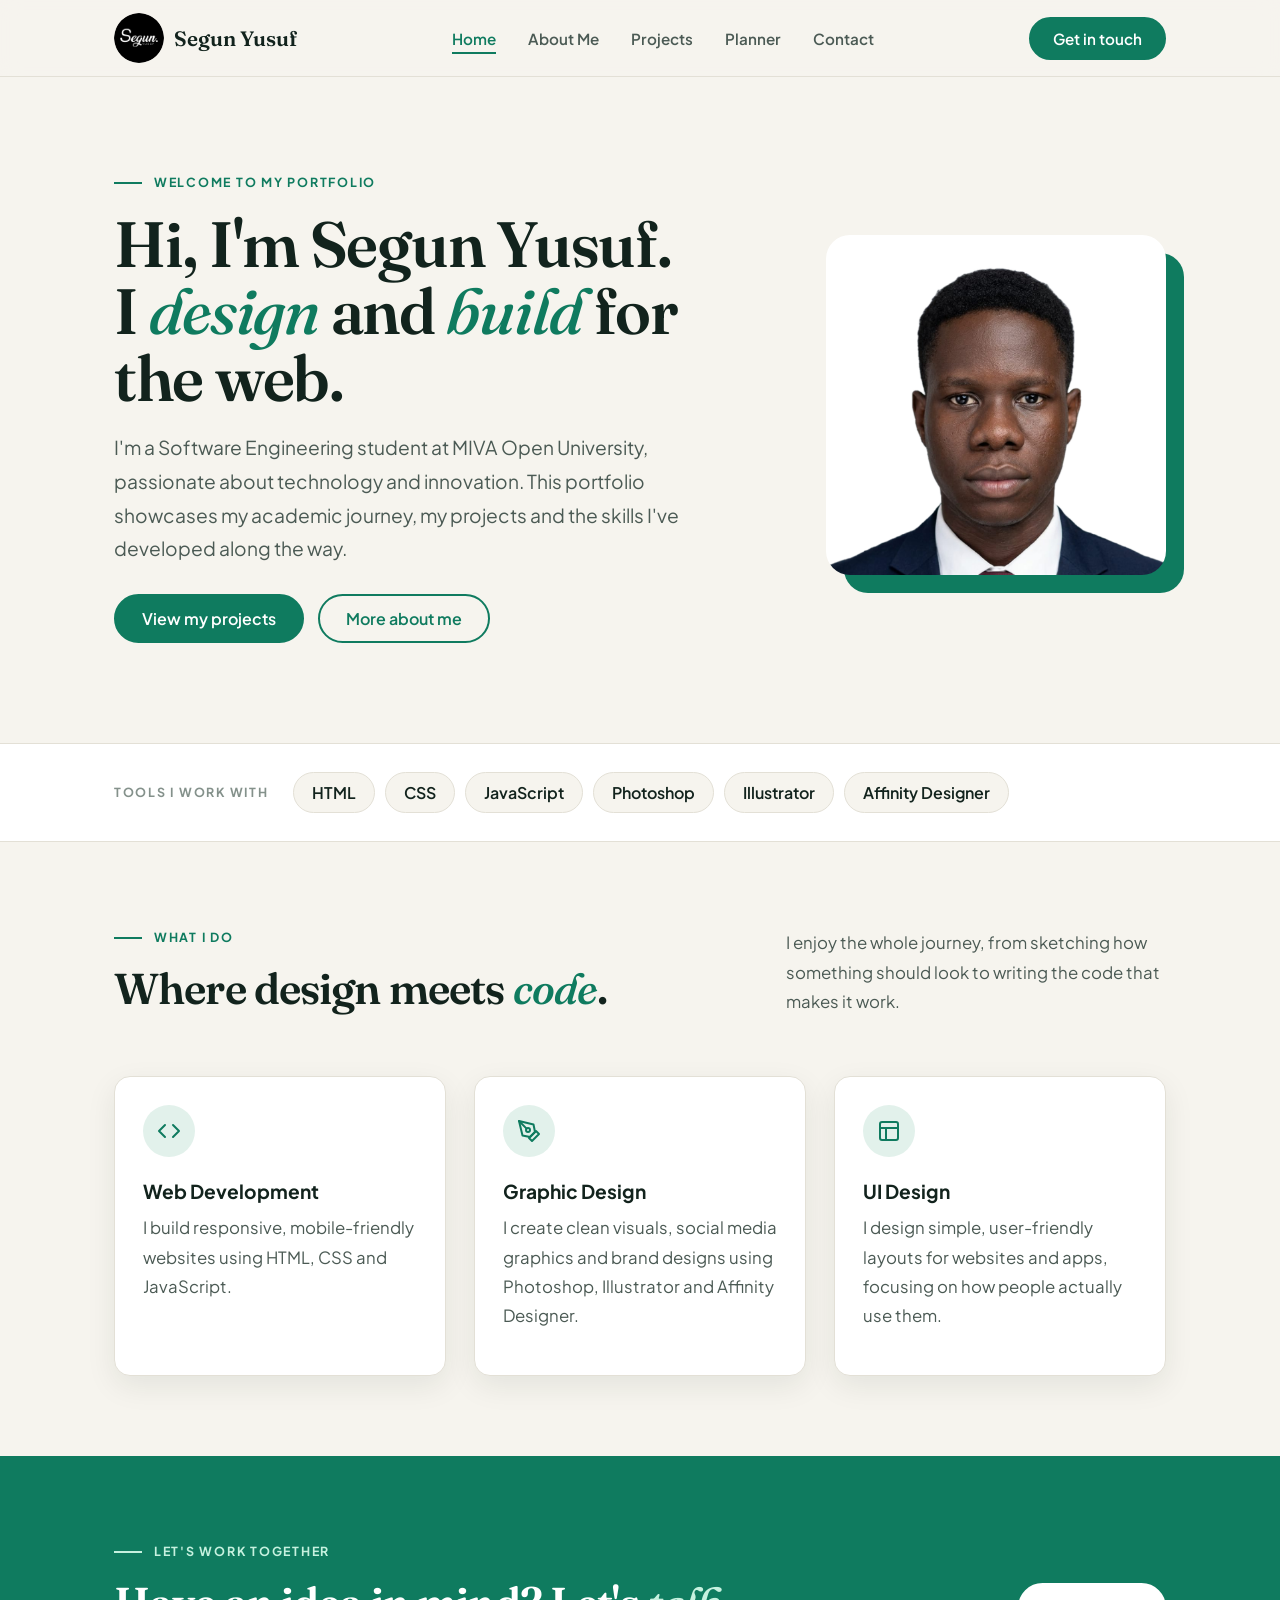
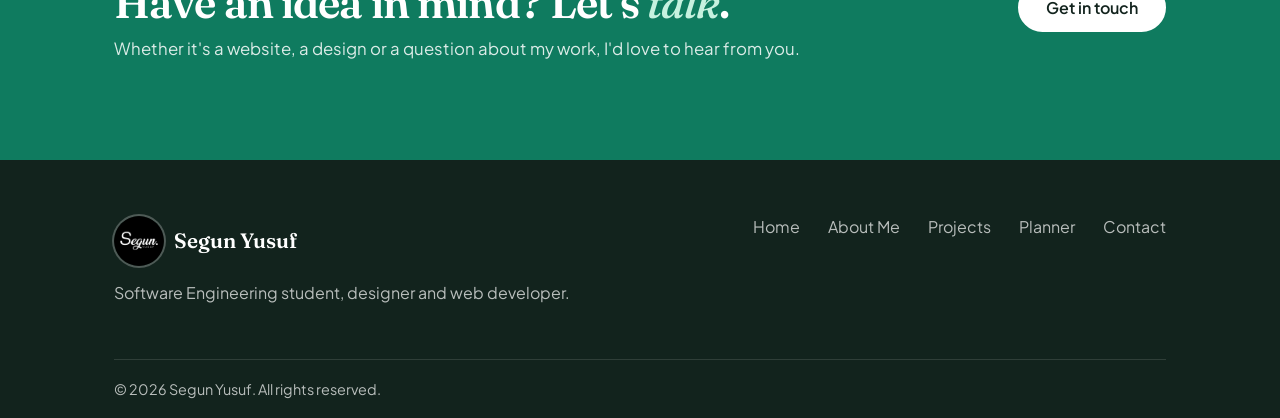
<file: index.html>
<!DOCTYPE html>
<html lang="en">

<head>
    <meta charset="UTF-8">
    <meta name="viewport" content="width=device-width, initial-scale=1.0">
    <title>Segun Yusuf | Student Portfolio</title>
    <link rel="icon" href="images/logo.png">
    <link rel="preconnect" href="https://fonts.googleapis.com">
    <link rel="preconnect" href="https://fonts.gstatic.com" crossorigin>
    <link href="https://fonts.googleapis.com/css2?family=Fraunces:ital,opsz,wght@0,9..144,500;0,9..144,600;1,9..144,500&family=Plus+Jakarta+Sans:wght@400;500;600;700;800&display=swap" rel="stylesheet">
    <link rel="stylesheet" href="style.css">
</head>

<body>
    <header class="site-header">
        <div class="container nav-bar">
            <a href="index.html" class="logo"><img src="images/logo.png" alt="" class="logo-mark">Segun Yusuf</a>
            <nav>
                <ul>
                    <li><a href="index.html" class="active">Home</a></li>
                    <li><a href="about.html">About Me</a></li>
                    <li><a href="projects.html">Projects</a></li>
                    <li><a href="planner.html">Planner</a></li>
                    <li><a href="contact.html">Contact</a></li>
                </ul>
            </nav>
            <a href="contact.html" class="btn nav-cta">Get in touch</a>
        </div>
    </header>

    <main>
        <section class="hero-section">
            <div class="container hero">
                <div class="hero-text">
                    <p class="eyebrow">Welcome to my portfolio</p>
                    <h1>Hi, I'm Segun Yusuf.<br> I <em>design</em> and <em>build</em> for the web.</h1>
                    <p class="lead">I'm a Software Engineering student at MIVA Open University, passionate about
                        technology and innovation. This portfolio showcases my academic journey, my projects and the
                        skills I've developed along the way.</p>
                    <div class="hero-buttons">
                        <a href="projects.html" class="btn">View my projects</a>
                        <a href="about.html" class="btn btn-outline">More about me</a>
                    </div>
                </div>
                <div class="hero-photo">
                    <img src="images/f3.png" alt="Portrait of Segun Yusuf">
                </div>
            </div>
        </section>

        <section class="tools-strip band-white">
            <div class="container">
                <span class="tools-label">Tools I work with</span>
                <ul class="pill-list">
                    <li>HTML</li>
                    <li>CSS</li>
                    <li>JavaScript</li>
                    <li>Photoshop</li>
                    <li>Illustrator</li>
                    <li>Affinity Designer</li>
                </ul>
            </div>
        </section>

        <section>
            <div class="container">
                <div class="section-intro">
                    <div>
                        <p class="eyebrow">What I do</p>
                        <h2>Where design meets <em>code</em>.</h2>
                    </div>
                    <p>I enjoy the whole journey, from sketching how something should look to writing the code that
                        makes it work.</p>
                </div>
                <div class="cards">
                    <div class="card">
                        <div class="card-icon">
                            <svg width="24" height="24" viewBox="0 0 24 24" fill="none" stroke="currentColor"
                                stroke-width="2" stroke-linecap="round" stroke-linejoin="round" aria-hidden="true">
                                <polyline points="16 18 22 12 16 6"></polyline>
                                <polyline points="8 6 2 12 8 18"></polyline>
                            </svg>
                        </div>
                        <h3>Web Development</h3>
                        <p>I build responsive, mobile-friendly websites using HTML, CSS and JavaScript.</p>
                    </div>
                    <div class="card">
                        <div class="card-icon">
                            <svg width="24" height="24" viewBox="0 0 24 24" fill="none" stroke="currentColor"
                                stroke-width="2" stroke-linecap="round" stroke-linejoin="round" aria-hidden="true">
                                <path d="M12 19l7-7 3 3-7 7-3-3z"></path>
                                <path d="M18 13l-1.5-7.5L2 2l3.5 14.5L13 18l5-5z"></path>
                                <path d="M2 2l7.586 7.586"></path>
                                <circle cx="11" cy="11" r="2"></circle>
                            </svg>
                        </div>
                        <h3>Graphic Design</h3>
                        <p>I create clean visuals, social media graphics and brand designs using Photoshop,
                            Illustrator and Affinity Designer.</p>
                    </div>
                    <div class="card">
                        <div class="card-icon">
                            <svg width="24" height="24" viewBox="0 0 24 24" fill="none" stroke="currentColor"
                                stroke-width="2" stroke-linecap="round" stroke-linejoin="round" aria-hidden="true">
                                <rect x="3" y="3" width="18" height="18" rx="2" ry="2"></rect>
                                <line x1="3" y1="9" x2="21" y2="9"></line>
                                <line x1="9" y1="21" x2="9" y2="9"></line>
                            </svg>
                        </div>
                        <h3>UI Design</h3>
                        <p>I design simple, user-friendly layouts for websites and apps, focusing on how people
                            actually use them.</p>
                    </div>
                </div>
            </div>
        </section>

        <section class="band-green">
            <div class="container cta">
                <div>
                    <p class="eyebrow">Let's work together</p>
                    <h2>Have an idea in mind? Let's <em>talk</em>.</h2>
                    <p>Whether it's a website, a design or a question about my work, I'd love to hear from you.</p>
                </div>
                <a href="contact.html" class="btn btn-light">Get in touch</a>
            </div>
        </section>
    </main>

    <footer class="site-footer">
        <div class="container footer-inner">
            <div>
                <a href="index.html" class="logo"><img src="images/logo.png" alt="" class="logo-mark">Segun Yusuf</a>
                <p>Software Engineering student, designer and web developer.</p>
            </div>
            <ul class="footer-links">
                <li><a href="index.html">Home</a></li>
                <li><a href="about.html">About Me</a></li>
                <li><a href="projects.html">Projects</a></li>
                <li><a href="planner.html">Planner</a></li>
                <li><a href="contact.html">Contact</a></li>
            </ul>
        </div>
        <div class="container footer-bottom">
            <p>&copy; 2026 Segun Yusuf. All rights reserved.</p>
        </div>
    </footer>
</body>

</html>
</file>
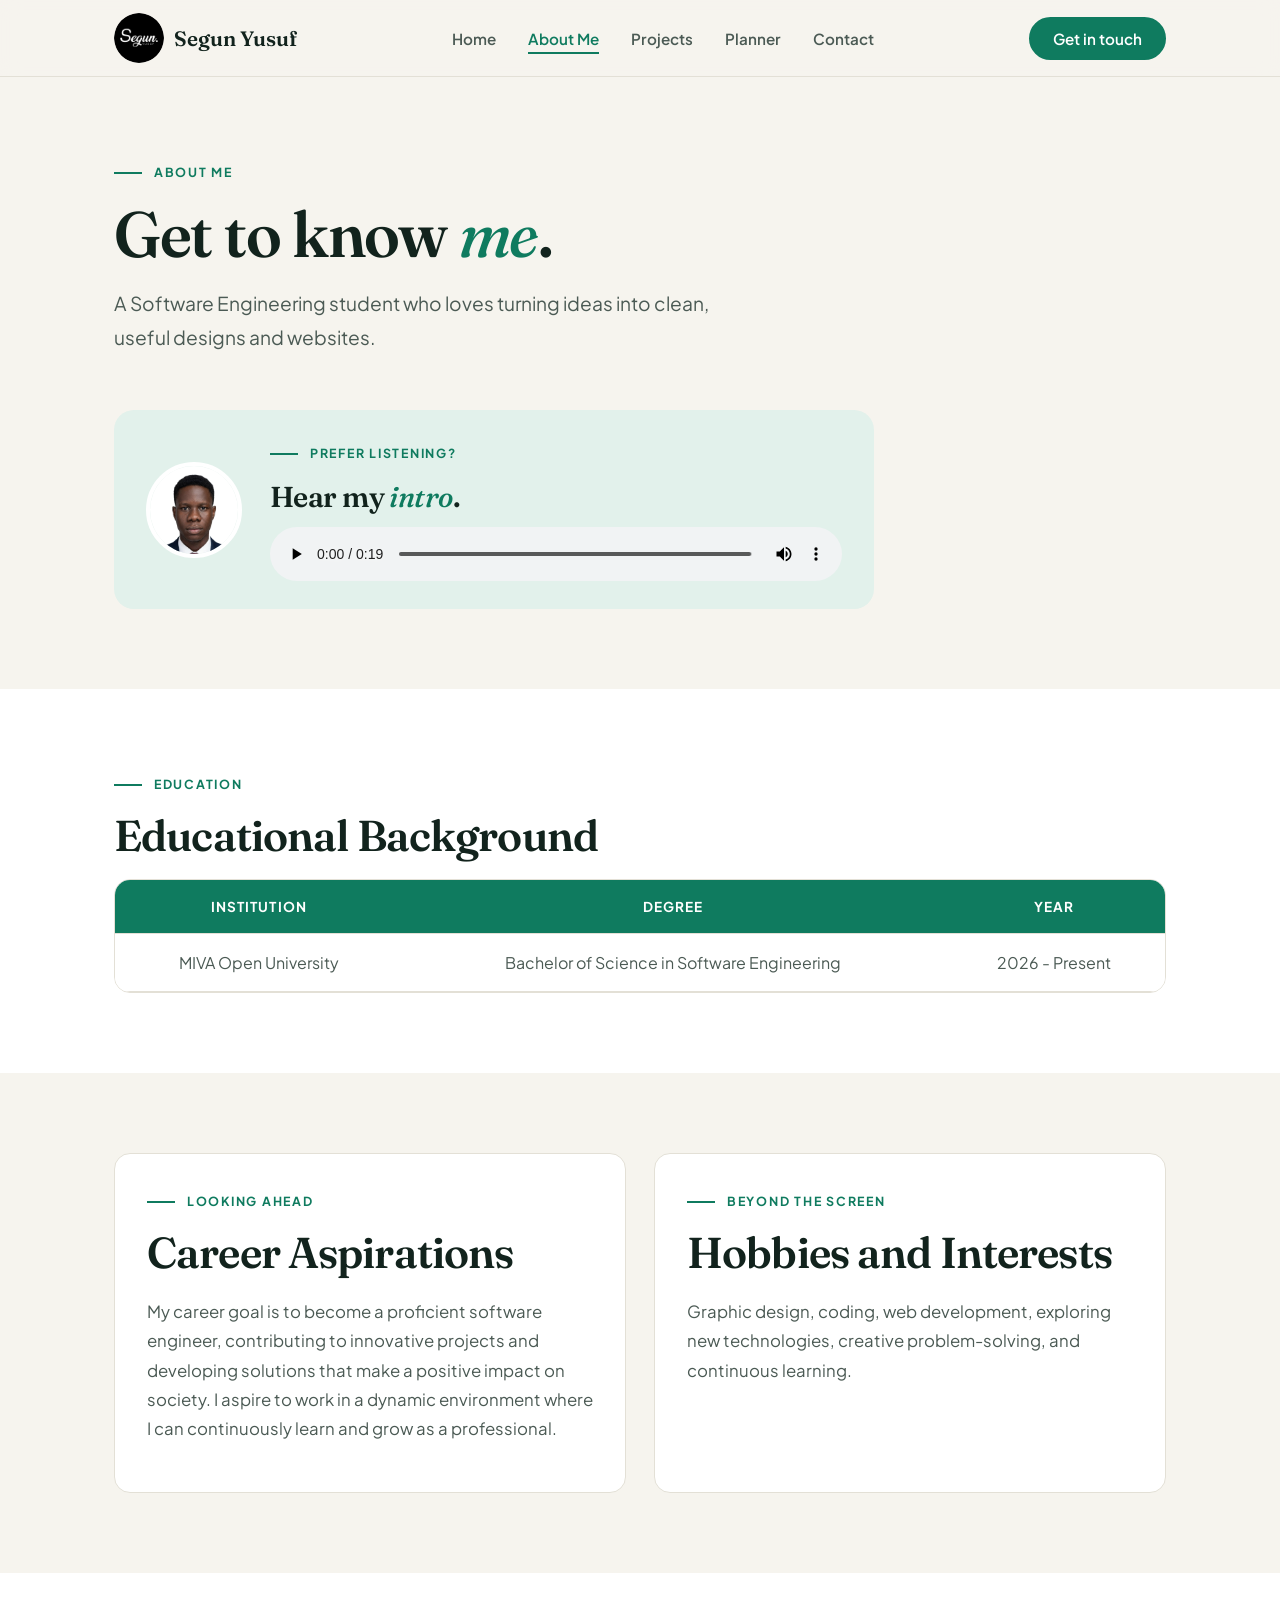
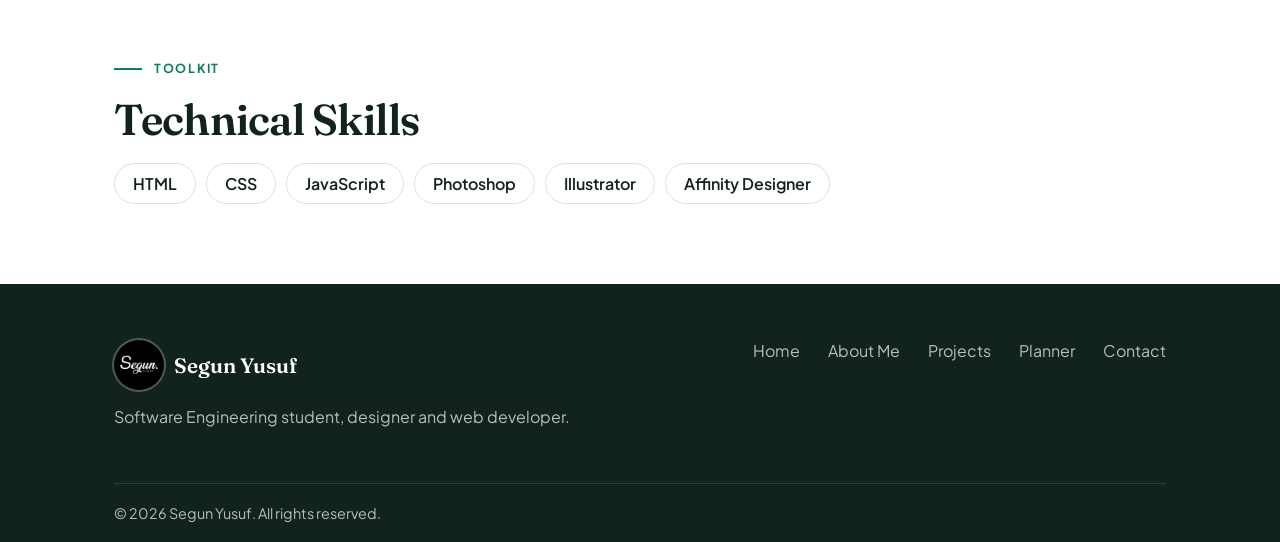
<file: about.html>
<!DOCTYPE html>
<html lang="en">

<head>
    <meta charset="UTF-8">
    <meta name="viewport" content="width=device-width, initial-scale=1.0">
    <title>About Me | Segun Yusuf</title>
    <link rel="icon" href="images/logo.png">
    <link rel="preconnect" href="https://fonts.googleapis.com">
    <link rel="preconnect" href="https://fonts.gstatic.com" crossorigin>
    <link href="https://fonts.googleapis.com/css2?family=Fraunces:ital,opsz,wght@0,9..144,500;0,9..144,600;1,9..144,500&family=Plus+Jakarta+Sans:wght@400;500;600;700;800&display=swap" rel="stylesheet">
    <link rel="stylesheet" href="style.css">
</head>

<body>
    <header class="site-header">
        <div class="container nav-bar">
            <a href="index.html" class="logo"><img src="images/logo.png" alt="" class="logo-mark">Segun Yusuf</a>
            <nav>
                <ul>
                    <li><a href="index.html">Home</a></li>
                    <li><a href="about.html" class="active">About Me</a></li>
                    <li><a href="projects.html">Projects</a></li>
                    <li><a href="planner.html">Planner</a></li>
                    <li><a href="contact.html">Contact</a></li>
                </ul>
            </nav>
            <a href="contact.html" class="btn nav-cta">Get in touch</a>
        </div>
    </header>

    <main>
        <section class="page-header">
            <div class="container">
                <p class="eyebrow">About me</p>
                <h1>Get to know <em>me</em>.</h1>
                <p class="lead">A Software Engineering student who loves turning ideas into clean, useful designs and
                    websites.</p>
            </div>
        </section>

        <!-- Audio intro (multimedia requirement) -->
        <section class="audio-section">
            <div class="container">
                <div class="audio-card">
                    <img src="images/f3.png" alt="Portrait of Segun Yusuf" class="audio-photo">
                    <div class="audio-body">
                        <p class="eyebrow">Prefer listening?</p>
                        <h2>Hear my <em>intro</em>.</h2>
                        <audio controls>
                            <source src="intro.mp3" type="audio/mpeg">
                            <source src="Intro.m4a" type="audio/mp4">
                            Your browser does not support audio.
                        </audio>
                    </div>
                </div>
            </div>
        </section>

        <section class="band-white">
            <div class="container">
                <p class="eyebrow">Education</p>
                <h2>Educational Background</h2>
                <div class="table-wrap">
                    <table>
                        <tr>
                            <th>Institution</th>
                            <th>Degree</th>
                            <th>Year</th>
                        </tr>
                        <tr>
                            <td>MIVA Open University</td>
                            <td>Bachelor of Science in Software Engineering</td>
                            <td>2026 - Present</td>
                        </tr>
                    </table>
                </div>
            </div>
        </section>

        <section>
            <div class="container grid-2">
                <div class="info-card">
                    <p class="eyebrow">Looking ahead</p>
                    <h2>Career Aspirations</h2>
                    <p>My career goal is to become a proficient software engineer, contributing to innovative projects
                        and developing solutions that make a positive impact on society. I aspire to work in a dynamic
                        environment where I can continuously learn and grow as a professional.</p>
                </div>
                <div class="info-card">
                    <p class="eyebrow">Beyond the screen</p>
                    <h2>Hobbies and Interests</h2>
                    <p>Graphic design, coding, web development, exploring new technologies, creative problem-solving,
                        and continuous learning.</p>
                </div>
            </div>
        </section>

        <section class="band-white">
            <div class="container">
                <p class="eyebrow">Toolkit</p>
                <h2>Technical Skills</h2>
                <ul class="pill-list">
                    <li>HTML</li>
                    <li>CSS</li>
                    <li>JavaScript</li>
                    <li>Photoshop</li>
                    <li>Illustrator</li>
                    <li>Affinity Designer</li>
                </ul>
            </div>
        </section>
    </main>

    <footer class="site-footer">
        <div class="container footer-inner">
            <div>
                <a href="index.html" class="logo"><img src="images/logo.png" alt="" class="logo-mark">Segun Yusuf</a>
                <p>Software Engineering student, designer and web developer.</p>
            </div>
            <ul class="footer-links">
                <li><a href="index.html">Home</a></li>
                <li><a href="about.html">About Me</a></li>
                <li><a href="projects.html">Projects</a></li>
                <li><a href="planner.html">Planner</a></li>
                <li><a href="contact.html">Contact</a></li>
            </ul>
        </div>
        <div class="container footer-bottom">
            <p>&copy; 2026 Segun Yusuf. All rights reserved.</p>
        </div>
    </footer>
</body>

</html>
</file>
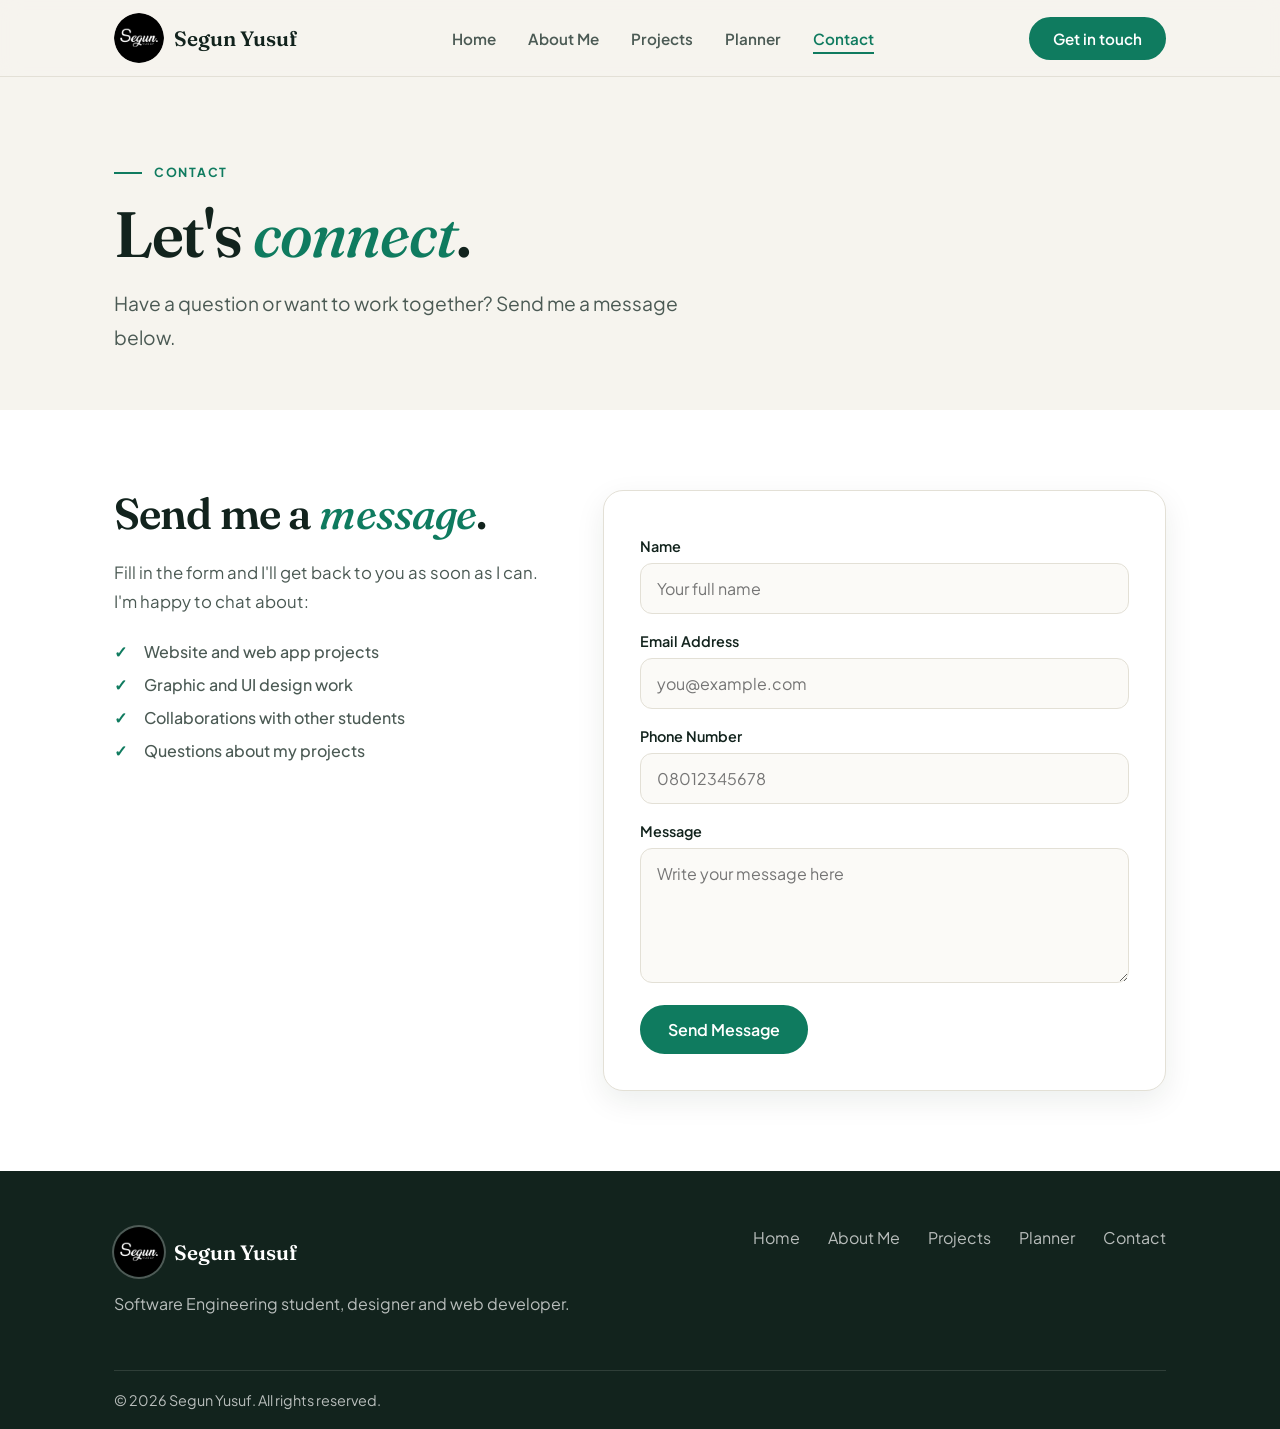
<file: contact.html>
<!DOCTYPE html>
<html lang="en">

<head>
    <meta charset="UTF-8">
    <meta name="viewport" content="width=device-width, initial-scale=1.0">
    <title>Contact | Segun Yusuf</title>
    <link rel="icon" href="images/logo.png">
    <link rel="preconnect" href="https://fonts.googleapis.com">
    <link rel="preconnect" href="https://fonts.gstatic.com" crossorigin>
    <link href="https://fonts.googleapis.com/css2?family=Fraunces:ital,opsz,wght@0,9..144,500;0,9..144,600;1,9..144,500&family=Plus+Jakarta+Sans:wght@400;500;600;700;800&display=swap" rel="stylesheet">
    <link rel="stylesheet" href="style.css">
</head>

<body>
    <header class="site-header">
        <div class="container nav-bar">
            <a href="index.html" class="logo"><img src="images/logo.png" alt="" class="logo-mark">Segun Yusuf</a>
            <nav>
                <ul>
                    <li><a href="index.html">Home</a></li>
                    <li><a href="about.html">About Me</a></li>
                    <li><a href="projects.html">Projects</a></li>
                    <li><a href="planner.html">Planner</a></li>
                    <li><a href="contact.html" class="active">Contact</a></li>
                </ul>
            </nav>
            <a href="contact.html" class="btn nav-cta">Get in touch</a>
        </div>
    </header>

    <main>
        <section class="page-header">
            <div class="container">
                <p class="eyebrow">Contact</p>
                <h1>Let's <em>connect</em>.</h1>
                <p class="lead">Have a question or want to work together? Send me a message below.</p>
            </div>
        </section>

        <section class="band-white">
            <div class="container contact-layout">
                <div>
                    <h2>Send me a <em>message</em>.</h2>
                    <p>Fill in the form and I'll get back to you as soon as I can. I'm happy to chat about:</p>
                    <ul class="check-list">
                        <li>Website and web app projects</li>
                        <li>Graphic and UI design work</li>
                        <li>Collaborations with other students</li>
                        <li>Questions about my projects</li>
                    </ul>
                </div>

                <div class="form-card">
                    <form id="contact-form" novalidate>
                        <label for="name">Name</label>
                        <input type="text" id="name" placeholder="Your full name">

                        <label for="email">Email Address</label>
                        <input type="email" id="email" placeholder="you@example.com">

                        <label for="phone">Phone Number</label>
                        <input type="tel" id="phone" placeholder="08012345678">

                        <label for="message">Message</label>
                        <textarea id="message" rows="5" placeholder="Write your message here"></textarea>

                        <p id="form-message"></p>

                        <button type="submit">Send Message</button>
                    </form>
                </div>
            </div>
        </section>
    </main>

    <footer class="site-footer">
        <div class="container footer-inner">
            <div>
                <a href="index.html" class="logo"><img src="images/logo.png" alt="" class="logo-mark">Segun Yusuf</a>
                <p>Software Engineering student, designer and web developer.</p>
            </div>
            <ul class="footer-links">
                <li><a href="index.html">Home</a></li>
                <li><a href="about.html">About Me</a></li>
                <li><a href="projects.html">Projects</a></li>
                <li><a href="planner.html">Planner</a></li>
                <li><a href="contact.html">Contact</a></li>
            </ul>
        </div>
        <div class="container footer-bottom">
            <p>&copy; 2026 Segun Yusuf. All rights reserved.</p>
        </div>
    </footer>
    <script src="contact.js"></script>
</body>

</html>
</file>
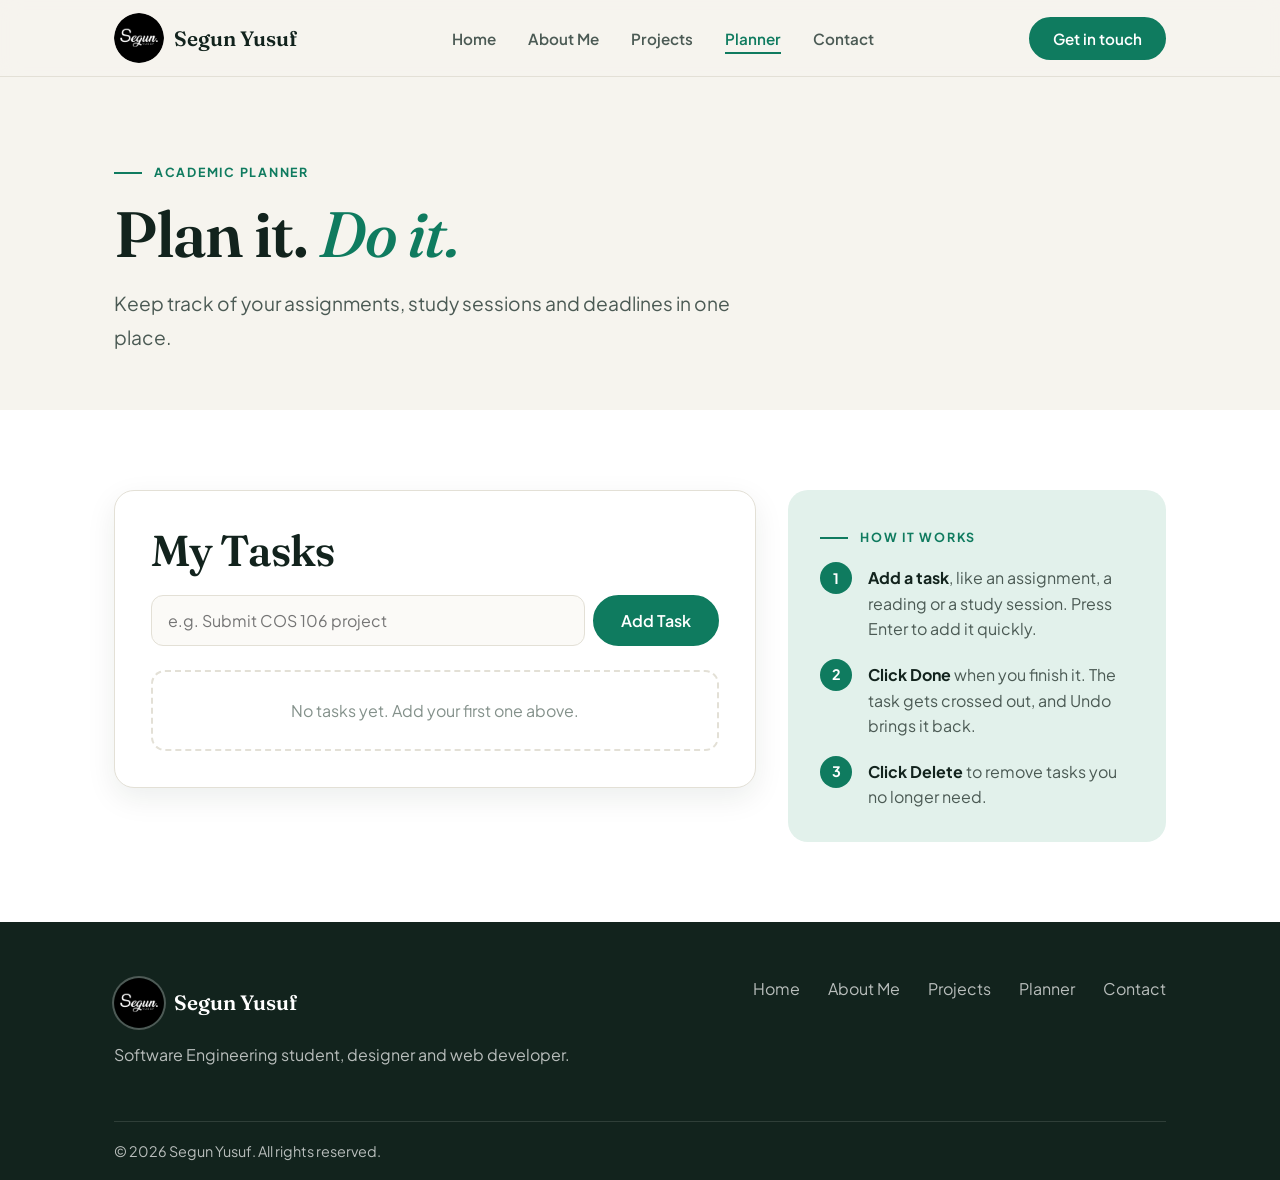
<file: planner.html>
<!DOCTYPE html>
<html lang="en">

<head>
    <meta charset="UTF-8">
    <meta name="viewport" content="width=device-width, initial-scale=1.0">
    <title>Academic Planner | Segun Yusuf</title>
    <link rel="icon" href="images/logo.png">
    <link rel="preconnect" href="https://fonts.googleapis.com">
    <link rel="preconnect" href="https://fonts.gstatic.com" crossorigin>
    <link href="https://fonts.googleapis.com/css2?family=Fraunces:ital,opsz,wght@0,9..144,500;0,9..144,600;1,9..144,500&family=Plus+Jakarta+Sans:wght@400;500;600;700;800&display=swap" rel="stylesheet">
    <link rel="stylesheet" href="style.css">
</head>

<body>
    <header class="site-header">
        <div class="container nav-bar">
            <a href="index.html" class="logo"><img src="images/logo.png" alt="" class="logo-mark">Segun Yusuf</a>
            <nav>
                <ul>
                    <li><a href="index.html">Home</a></li>
                    <li><a href="about.html">About Me</a></li>
                    <li><a href="projects.html">Projects</a></li>
                    <li><a href="planner.html" class="active">Planner</a></li>
                    <li><a href="contact.html">Contact</a></li>
                </ul>
            </nav>
            <a href="contact.html" class="btn nav-cta">Get in touch</a>
        </div>
    </header>

    <main>
        <section class="page-header">
            <div class="container">
                <p class="eyebrow">Academic planner</p>
                <h1>Plan it. <em>Do it.</em></h1>
                <p class="lead">Keep track of your assignments, study sessions and deadlines in one place.</p>
            </div>
        </section>

        <section class="band-white">
            <div class="container planner-layout">
                <div class="planner-card">
                    <h2>My Tasks</h2>
                    <form id="task-form" class="task-form">
                        <input type="text" id="task-input" placeholder="e.g. Submit COS 106 project">
                        <button type="submit">Add Task</button>
                    </form>
                    <ul id="task-list"></ul>
                </div>

                <aside class="planner-tips">
                    <p class="eyebrow">How it works</p>
                    <ol class="steps">
                        <li><strong>Add a task</strong>, like an assignment, a reading or a study session. Press
                            Enter to add it quickly.</li>
                        <li><strong>Click Done</strong> when you finish it. The task gets crossed out, and Undo
                            brings it back.</li>
                        <li><strong>Click Delete</strong> to remove tasks you no longer need.</li>
                    </ol>
                </aside>
            </div>
        </section>
    </main>

    <footer class="site-footer">
        <div class="container footer-inner">
            <div>
                <a href="index.html" class="logo"><img src="images/logo.png" alt="" class="logo-mark">Segun Yusuf</a>
                <p>Software Engineering student, designer and web developer.</p>
            </div>
            <ul class="footer-links">
                <li><a href="index.html">Home</a></li>
                <li><a href="about.html">About Me</a></li>
                <li><a href="projects.html">Projects</a></li>
                <li><a href="planner.html">Planner</a></li>
                <li><a href="contact.html">Contact</a></li>
            </ul>
        </div>
        <div class="container footer-bottom">
            <p>&copy; 2026 Segun Yusuf. All rights reserved.</p>
        </div>
    </footer>
    <script src="planner.js"></script>
</body>

</html>
</file>
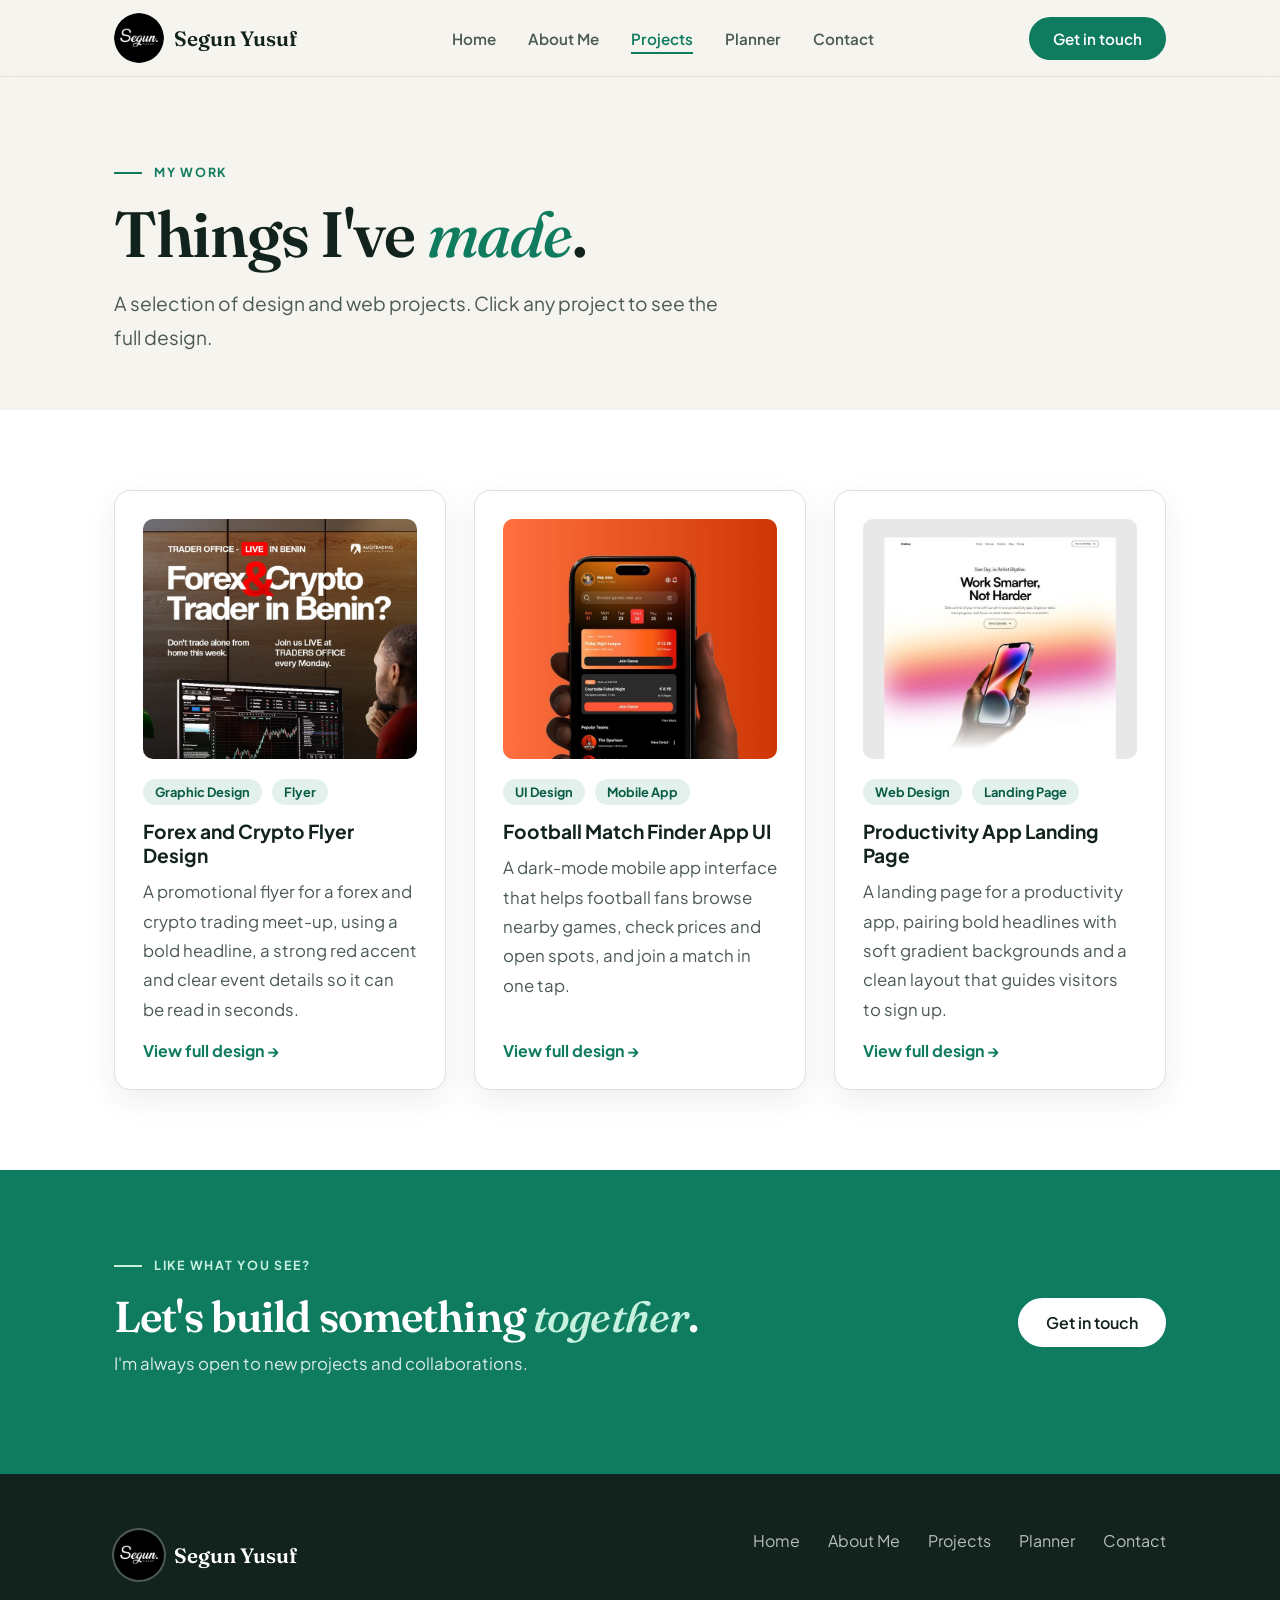
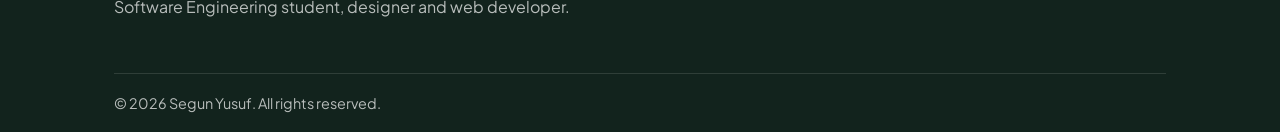
<file: projects.html>
<!DOCTYPE html>
<html lang="en">

<head>
    <meta charset="UTF-8">
    <meta name="viewport" content="width=device-width, initial-scale=1.0">
    <title>Projects | Segun Yusuf</title>
    <link rel="icon" href="images/logo.png">
    <link rel="preconnect" href="https://fonts.googleapis.com">
    <link rel="preconnect" href="https://fonts.gstatic.com" crossorigin>
    <link href="https://fonts.googleapis.com/css2?family=Fraunces:ital,opsz,wght@0,9..144,500;0,9..144,600;1,9..144,500&family=Plus+Jakarta+Sans:wght@400;500;600;700;800&display=swap" rel="stylesheet">
    <link rel="stylesheet" href="style.css">
</head>

<body>
    <header class="site-header">
        <div class="container nav-bar">
            <a href="index.html" class="logo"><img src="images/logo.png" alt="" class="logo-mark">Segun Yusuf</a>
            <nav>
                <ul>
                    <li><a href="index.html">Home</a></li>
                    <li><a href="about.html">About Me</a></li>
                    <li><a href="projects.html" class="active">Projects</a></li>
                    <li><a href="planner.html">Planner</a></li>
                    <li><a href="contact.html">Contact</a></li>
                </ul>
            </nav>
            <a href="contact.html" class="btn nav-cta">Get in touch</a>
        </div>
    </header>

    <main>
        <section class="page-header">
            <div class="container">
                <p class="eyebrow">My work</p>
                <h1>Things I've <em>made</em>.</h1>
                <p class="lead">A selection of design and web projects. Click any project to see the full design.</p>
            </div>
        </section>

        <section class="band-white">
            <div class="container">
                <div class="cards">
                    <div class="card">
                        <img src="images/project1.png" alt="Flyer design for a forex and crypto trading event">
                        <ul class="tags">
                            <li>Graphic Design</li>
                            <li>Flyer</li>
                        </ul>
                        <h3>Forex and Crypto Flyer Design</h3>
                        <p>A promotional flyer for a forex and crypto trading meet-up, using a bold headline, a strong
                            red accent and clear event details so it can be read in seconds.</p>
                        <a href="images/project1.png" class="card-link" target="_blank">View full design &rarr;</a>
                    </div>
                    <div class="card">
                        <img src="images/project2.png" alt="Football match finder mobile app interface">
                        <ul class="tags">
                            <li>UI Design</li>
                            <li>Mobile App</li>
                        </ul>
                        <h3>Football Match Finder App UI</h3>
                        <p>A dark-mode mobile app interface that helps football fans browse nearby games, check prices
                            and open spots, and join a match in one tap.</p>
                        <a href="images/project2.png" class="card-link" target="_blank">View full design &rarr;</a>
                    </div>
                    <div class="card">
                        <img src="images/project3.png" alt="Landing page design for a productivity web app">
                        <ul class="tags">
                            <li>Web Design</li>
                            <li>Landing Page</li>
                        </ul>
                        <h3>Productivity App Landing Page</h3>
                        <p>A landing page for a productivity app, pairing bold headlines with soft gradient
                            backgrounds and a clean layout that guides visitors to sign up.</p>
                        <a href="images/project3.png" class="card-link" target="_blank">View full design &rarr;</a>
                    </div>
                </div>
            </div>
        </section>

        <section class="band-green">
            <div class="container cta">
                <div>
                    <p class="eyebrow">Like what you see?</p>
                    <h2>Let's build something <em>together</em>.</h2>
                    <p>I'm always open to new projects and collaborations.</p>
                </div>
                <a href="contact.html" class="btn btn-light">Get in touch</a>
            </div>
        </section>
    </main>

    <footer class="site-footer">
        <div class="container footer-inner">
            <div>
                <a href="index.html" class="logo"><img src="images/logo.png" alt="" class="logo-mark">Segun Yusuf</a>
                <p>Software Engineering student, designer and web developer.</p>
            </div>
            <ul class="footer-links">
                <li><a href="index.html">Home</a></li>
                <li><a href="about.html">About Me</a></li>
                <li><a href="projects.html">Projects</a></li>
                <li><a href="planner.html">Planner</a></li>
                <li><a href="contact.html">Contact</a></li>
            </ul>
        </div>
        <div class="container footer-bottom">
            <p>&copy; 2026 Segun Yusuf. All rights reserved.</p>
        </div>
    </footer>
</body>

</html>
</file>
<file: style.css>
/* =========================================================
   1. COLOUR AND FONT VARIABLES
   Change a colour here once and it updates across the whole site.
   ========================================================= */
:root {
    --green: #0f7b5f;        /* main accent: buttons, links, highlights */
    --green-dark: #0a5c47;   /* hover colour for buttons */
    --green-soft: #e2f1eb;   /* light green backgrounds (tags, icons) */
    --green-light: #7fd3b2;  /* green used on dark backgrounds */
    --ink: #12231d;          /* headings and dark sections */
    --text: #4b5a54;         /* paragraph text */
    --muted: #84918b;        /* small, less important text */
    --bg: #f6f4ee;           /* warm off-white page background */
    --white: #ffffff;
    --line: #e3e0d6;         /* borders */
    --red: #c8372d;          /* delete buttons and errors */

    --font-heading: 'Fraunces', Georgia, serif;
    --font-body: 'Plus Jakarta Sans', Arial, sans-serif;

    --radius: 16px;
    --shadow: 0 10px 30px rgba(18, 35, 29, 0.08);
}

/* =========================================================
   2. BASE STYLES
   ========================================================= */
* {
    box-sizing: border-box;
}

body {
    font-family: var(--font-body);
    margin: 0;
    padding: 0;
    min-height: 100vh;
    display: flex;
    flex-direction: column;
    background-color: var(--bg);
    color: var(--ink);
}

main {
    flex: 1;
    width: 100%;
}

img {
    max-width: 100%;
    display: block;
}

a {
    color: var(--green);
    text-decoration: none;
    transition: color 0.3s ease;
}

.container {
    max-width: 1100px;
    margin: 0 auto;
    padding: 0 24px;
}

section {
    padding: 80px 0;
}

/* =========================================================
   3. TYPOGRAPHY
   ========================================================= */
h1,
h2 {
    font-family: var(--font-heading);
    font-weight: 600;
    color: var(--ink);
    letter-spacing: -0.02em;
    margin: 0 0 20px;
}

h1 {
    font-size: clamp(2.4rem, 5vw, 4rem);
    line-height: 1.05;
}

h2 {
    font-size: clamp(1.9rem, 3.4vw, 2.7rem);
    line-height: 1.1;
}

h3 {
    font-size: 1.2rem;
    font-weight: 700;
    color: var(--ink);
    margin: 0 0 10px;
}

/* The highlighted word in a heading, e.g. "Get to know <em>me</em>" */
h1 em,
h2 em {
    font-style: italic;
    font-weight: 500;
    color: var(--green);
}

main p {
    color: var(--text);
    font-size: 1.05rem;
    line-height: 1.75;
    margin: 0 0 16px;
}

main p.lead {
    font-size: 1.2rem;
    max-width: 620px;
}

/* Small label above a heading, e.g. "— ABOUT ME" */
.eyebrow {
    display: inline-flex;
    align-items: center;
    gap: 12px;
    font-size: 0.78rem;
    font-weight: 700;
    letter-spacing: 0.14em;
    text-transform: uppercase;
    color: var(--green);
    margin: 0 0 16px;
}

.eyebrow::before {
    content: "";
    width: 28px;
    height: 2px;
    background-color: var(--green);
}

/* =========================================================
   4. BUTTONS
   ========================================================= */
button,
.btn {
    display: inline-block;
    background-color: var(--green);
    color: var(--white);
    border: 2px solid var(--green);
    border-radius: 999px;
    padding: 12px 26px;
    font-family: var(--font-body);
    font-size: 1rem;
    font-weight: 600;
    cursor: pointer;
    transition: background-color 0.3s ease, border-color 0.3s ease, color 0.3s ease, transform 0.3s ease;
}

button:hover,
.btn:hover {
    background-color: var(--green-dark);
    border-color: var(--green-dark);
    color: var(--white);
    transform: translateY(-2px);
}

/* A see-through button with a green outline */
.btn-outline {
    background-color: transparent;
    color: var(--green);
}

/* A white button for dark backgrounds */
.btn-light {
    background-color: var(--white);
    border-color: var(--white);
    color: var(--ink);
}

.btn-light:hover {
    background-color: var(--ink);
    border-color: var(--ink);
    color: var(--white);
}

/* =========================================================
   5. HEADER AND NAVIGATION
   ========================================================= */
.site-header {
    position: sticky;      /* stays at the top while you scroll */
    top: 0;
    z-index: 10;
    background-color: rgba(246, 244, 238, 0.92);
    backdrop-filter: blur(10px);
    border-bottom: 1px solid var(--line);
}

.nav-bar {
    display: flex;
    align-items: center;
    justify-content: space-between;
    gap: 24px;
    min-height: 76px;
}

.logo {
    display: flex;
    align-items: center;
    gap: 10px;
    font-family: var(--font-heading);
    font-size: 1.3rem;
    font-weight: 600;
    color: var(--ink);
}

/* Your round logo image */
.logo-mark {
    width: 50px;
    height: 50px;
    border-radius: 50%;
    transition: transform 0.4s ease;
}

.logo:hover .logo-mark {
    transform: rotate(-8deg) scale(1.05);
}

nav ul {
    list-style-type: none;
    margin: 0;
    padding: 0;
    display: flex;
    gap: 32px;
    flex-wrap: wrap;
    justify-content: center;
}

nav a {
    position: relative;
    color: var(--text);
    font-weight: 600;
    font-size: 0.95rem;
    padding: 6px 0;
}

/* The green line under each link: hidden until hover */
nav a::after {
    content: "";
    position: absolute;
    left: 0;
    bottom: 0;
    width: 100%;
    height: 2px;
    background-color: var(--green);
    transform: scaleX(0);
    transition: transform 0.3s ease;
}

nav a:hover,
nav a.active {
    color: var(--green);
}

nav a:hover::after,
nav a.active::after {
    transform: scaleX(1);
}

.nav-cta {
    padding: 10px 22px;
    font-size: 0.95rem;
}

/* =========================================================
   6. HOMEPAGE HERO
   ========================================================= */
.hero-section {
    padding: 90px 0 100px;
}

.hero {
    display: flex;
    align-items: center;
    justify-content: space-between;
    gap: 64px;
}

.hero-text {
    flex: 1;
    animation: rise 0.7s ease both;
}

.hero-buttons {
    display: flex;
    flex-wrap: wrap;
    gap: 14px;
    margin-top: 28px;
}

.hero-photo {
    flex: 0 0 auto;
    animation: rise 0.7s ease 0.15s both;
}

.hero-photo img {
    width: 340px;
    aspect-ratio: 1 / 1;
    object-fit: cover;
    border-radius: 24px;
    background-color: var(--white);
    box-shadow: 18px 18px 0 var(--green);   /* the solid green block behind the photo */
}

/* Fade-and-rise animation used on page load */
@keyframes rise {
    from {
        opacity: 0;
        transform: translateY(18px);
    }
    to {
        opacity: 1;
        transform: translateY(0);
    }
}

/* =========================================================
   7. PAGE HEADERS (top of About, Projects, Planner, Contact)
   ========================================================= */
.page-header {
    padding: 80px 0 40px;
}

.page-header .container {
    animation: rise 0.7s ease both;
}

/* =========================================================
   8. BANDS (full-width coloured sections)
   ========================================================= */
.band-white {
    background-color: var(--white);
}

.band-green {
    background-color: var(--green);
}

.band-green h2 {
    color: var(--white);
}

.band-green h2 em,
.band-green .eyebrow {
    color: #c6f1df;
}

.band-green .eyebrow::before {
    background-color: #c6f1df;
}

.band-green p {
    color: rgba(255, 255, 255, 0.85);
}

/* Section heading row: heading on the left, short text on the right */
.section-intro {
    display: flex;
    justify-content: space-between;
    align-items: flex-end;
    gap: 40px;
    margin-bottom: 44px;
}

.section-intro p {
    max-width: 380px;
}

/* "Let's talk" call-to-action band */
.cta {
    display: flex;
    align-items: center;
    justify-content: space-between;
    gap: 32px;
}

.cta h2 {
    margin-bottom: 8px;
}

/* =========================================================
   9. CARDS
   ========================================================= */
.cards {
    display: grid;
    grid-template-columns: repeat(auto-fit, minmax(260px, 1fr));
    gap: 28px;
}

.card {
    display: flex;              /* stacks the card's content so the link */
    flex-direction: column;     /* can sit at the very bottom */
    align-items: flex-start;
    background-color: var(--white);
    padding: 28px;
    border-radius: var(--radius);
    border: 1px solid var(--line);
    box-shadow: var(--shadow);
    transition: transform 0.3s ease, box-shadow 0.3s ease;
}

.card:hover {
    transform: translateY(-6px);
    box-shadow: 0 18px 40px rgba(18, 35, 29, 0.12);
}

.card-icon {
    width: 52px;
    height: 52px;
    border-radius: 50%;
    background-color: var(--green-soft);
    color: var(--green);
    display: grid;
    place-items: center;
    margin-bottom: 22px;
}

.card img {
    width: 100%;
    height: 240px;
    object-fit: cover;
    object-position: top;
    border-radius: 10px;
    margin-bottom: 20px;
}

.card-link {
    margin-top: auto;    /* pushes the link to the bottom so all three line up */
    font-weight: 700;
}

.card-link:hover {
    color: var(--green-dark);
}

/* Simple white box used on the About page */
.info-card {
    background-color: var(--white);
    padding: 32px;
    border-radius: var(--radius);
    border: 1px solid var(--line);
}

.grid-2 {
    display: grid;
    grid-template-columns: repeat(auto-fit, minmax(280px, 1fr));
    gap: 28px;
}

/* =========================================================
   10. PILLS AND TAGS (lists shown as rounded labels)
   ========================================================= */
.pill-list,
.tags {
    list-style: none;
    padding: 0;
    margin: 0;
    display: flex;
    flex-wrap: wrap;
    gap: 10px;
}

.pill-list li {
    background-color: var(--white);
    border: 1px solid var(--line);
    border-radius: 999px;
    padding: 9px 18px;
    font-weight: 600;
    color: var(--ink);
    transition: border-color 0.3s ease, color 0.3s ease;
}

.pill-list li:hover {
    border-color: var(--green);
    color: var(--green);
}

.tags {
    margin-bottom: 14px;
}

.tags li {
    background-color: var(--green-soft);
    color: var(--green-dark);
    border-radius: 999px;
    padding: 5px 12px;
    font-size: 0.8rem;
    font-weight: 700;
}

/* Strip of tools under the homepage hero */
.tools-strip {
    padding: 28px 0;
    border-top: 1px solid var(--line);
    border-bottom: 1px solid var(--line);
}

.tools-strip .container {
    display: flex;
    align-items: center;
    gap: 24px;
    flex-wrap: wrap;
}

.tools-label {
    font-size: 0.78rem;
    font-weight: 700;
    letter-spacing: 0.14em;
    text-transform: uppercase;
    color: var(--muted);
}

.tools-strip .pill-list li {
    background-color: var(--bg);
}

/* =========================================================
   11. TABLE (About page)
   ========================================================= */
.table-wrap {
    overflow-x: auto;    /* lets the table scroll sideways on small phones */
    border: 1px solid var(--line);
    border-radius: var(--radius);
}

table {
    border-collapse: collapse;
    width: 100%;
    background-color: var(--white);
}

th,
td {
    padding: 18px 20px;
    text-align: center;
    border-bottom: 1px solid var(--line);
}

th {
    background-color: var(--green);
    color: var(--white);
    font-size: 0.85rem;
    letter-spacing: 0.08em;
    text-transform: uppercase;
}

td {
    color: var(--text);
}

/* =========================================================
   12. AUDIO INTRO (About page)
   ========================================================= */
.audio-section {
    padding-top: 0;
}

.audio-card {
    display: flex;
    align-items: center;
    gap: 28px;
    max-width: 760px;
    background-color: var(--green-soft);
    padding: 28px 32px;
    border-radius: 20px;
}

.audio-photo {
    width: 96px;
    height: 96px;
    border-radius: 50%;
    object-fit: cover;
    border: 4px solid var(--white);
    background-color: var(--white);
    flex-shrink: 0;    /* stops the photo from getting squashed */
}

.audio-body {
    flex: 1;
    min-width: 0;
}

.audio-body h2 {
    font-size: 1.8rem;
    margin-bottom: 14px;
}

audio {
    width: 100%;
    display: block;
}

/* =========================================================
   13. FORMS (Contact page)
   ========================================================= */
.contact-layout {
    display: grid;
    grid-template-columns: 1fr 1.3fr;
    gap: 56px;
    align-items: start;
}

.form-card {
    background-color: var(--white);
    padding: 36px;
    border-radius: 20px;
    border: 1px solid var(--line);
    box-shadow: var(--shadow);
}

.check-list {
    list-style: none;
    padding: 0;
    margin: 24px 0 0;
}

.check-list li {
    position: relative;
    padding-left: 30px;
    margin-bottom: 12px;
    color: var(--text);
    font-weight: 500;
}

.check-list li::before {
    content: "✓";
    position: absolute;
    left: 0;
    color: var(--green);
    font-weight: 800;
}

form {
    display: flex;
    flex-direction: column;
    gap: 8px;
}

label {
    font-weight: 600;
    font-size: 0.9rem;
    margin-top: 10px;
}

input,
textarea {
    padding: 14px 16px;
    border: 1px solid var(--line);
    border-radius: 12px;
    background-color: #fbfaf7;
    font-size: 1rem;
    font-family: inherit;
    color: var(--ink);
    transition: border-color 0.3s ease, box-shadow 0.3s ease;
}

input:focus,
textarea:focus {
    outline: none;
    border-color: var(--green);
    box-shadow: 0 0 0 4px var(--green-soft);
}

form button {
    align-self: flex-start;
    margin-top: 14px;
}

#form-message {
    margin: 6px 0 0;
}

#form-message:empty {
    display: none;
}

.error {
    color: var(--red);
    font-weight: 700;
}

.success {
    color: var(--green);
    font-weight: 700;
}

/* =========================================================
   14. ACADEMIC PLANNER
   ========================================================= */
.planner-layout {
    display: grid;
    grid-template-columns: minmax(0, 1.7fr) minmax(0, 1fr);
    gap: 32px;
    align-items: start;
}

.planner-card {
    background-color: var(--white);
    padding: 36px;
    border-radius: 20px;
    border: 1px solid var(--line);
    box-shadow: var(--shadow);
}

.task-form {
    flex-direction: row;
}

.task-form input {
    flex: 1;
    min-width: 0;    /* lets the box shrink on small phones */
}

.task-form button {
    margin-top: 0;
    align-self: stretch;
}

#task-list {
    list-style-type: none;
    padding: 0;
    margin: 24px 0 0;
}

/* Message shown when the list is empty */
#task-list:empty::before {
    content: "No tasks yet. Add your first one above.";
    display: block;
    text-align: center;
    padding: 28px;
    color: var(--muted);
    border: 2px dashed var(--line);
    border-radius: 14px;
}

.task {
    display: flex;
    align-items: center;
    gap: 10px;
    background-color: var(--bg);
    padding: 14px 16px;
    margin-bottom: 10px;
    border-radius: 12px;
    border-left: 4px solid var(--line);
    transition: border-color 0.3s ease;
}

.task span {
    flex: 1;
    font-weight: 500;
}

.task button {
    padding: 7px 16px;
    font-size: 0.85rem;
}

.task.completed {
    border-left-color: var(--green);
}

.task.completed span {
    text-decoration: line-through;
    color: var(--muted);
}

.delete-btn {
    background-color: transparent;
    border-color: var(--red);
    color: var(--red);
}

.delete-btn:hover {
    background-color: var(--red);
    border-color: var(--red);
}

/* "How it works" box beside the planner */
.planner-tips {
    background-color: var(--green-soft);
    padding: 32px;
    border-radius: 20px;
}

.steps {
    list-style: none;
    counter-reset: step;    /* starts a counter at 0 for the numbered circles */
    padding: 0;
    margin: 0;
}

.steps li {
    counter-increment: step;    /* adds 1 for each step */
    position: relative;
    padding-left: 48px;
    margin-bottom: 20px;
    color: var(--text);
    line-height: 1.6;
}

.steps li:last-child {
    margin-bottom: 0;
}

.steps li::before {
    content: counter(step);     /* shows the number: 1, 2, 3 */
    position: absolute;
    left: 0;
    top: -3px;
    width: 32px;
    height: 32px;
    border-radius: 50%;
    background-color: var(--green);
    color: var(--white);
    display: grid;
    place-items: center;
    font-weight: 700;
    font-size: 0.9rem;
}

.steps strong {
    color: var(--ink);
}

/* =========================================================
   15. FOOTER
   ========================================================= */
.site-footer {
    background-color: var(--ink);
    color: rgba(255, 255, 255, 0.7);
    padding-top: 56px;
}

.footer-inner {
    display: flex;
    justify-content: space-between;
    align-items: flex-start;
    gap: 32px;
    flex-wrap: wrap;
    padding-bottom: 40px;
}

.site-footer .logo {
    color: var(--white);
    margin-bottom: 12px;
}

/* Thin light ring so the black logo still stands out on the dark footer */
.site-footer .logo-mark {
    box-shadow: 0 0 0 2px rgba(255, 255, 255, 0.25);
}

.footer-links {
    list-style: none;
    padding: 0;
    margin: 0;
    display: flex;
    flex-wrap: wrap;
    gap: 12px 28px;
}

.footer-links a {
    color: rgba(255, 255, 255, 0.7);
}

.footer-links a:hover {
    color: var(--green-light);
}

.footer-bottom p {
    margin: 0;
    padding: 20px 0;
    border-top: 1px solid rgba(255, 255, 255, 0.12);
    font-size: 0.9rem;
}

/* =========================================================
   16. RESPONSIVE DESIGN (tablets and phones)
   ========================================================= */
@media (max-width: 860px) {
    .nav-bar {
        flex-wrap: wrap;
        padding: 12px 24px;
        min-height: auto;
    }

    /* Move the links onto their own row under the logo */
    nav {
        order: 3;
        width: 100%;
    }

    nav ul {
        gap: 22px;
    }

    .contact-layout,
    .planner-layout {
        grid-template-columns: minmax(0, 1fr);
        gap: 40px;
    }
}

@media (max-width: 768px) {
    section {
        padding: 56px 0;
    }

    .hero-section {
        padding: 48px 0 64px;
    }

    /* Photo on top, text underneath, everything centred */
    .hero {
        flex-direction: column-reverse;
        text-align: center;
        gap: 40px;
    }

    .hero-buttons {
        justify-content: center;
    }

    .hero-photo img {
        width: 240px;
        box-shadow: 12px 12px 0 var(--green);
    }

    .page-header {
        padding: 56px 0 24px;
    }

    .section-intro,
    .cta {
        flex-direction: column;
        align-items: flex-start;
        gap: 16px;
    }

    .form-card,
    .planner-card {
        padding: 24px;
    }

    /* Audio card: photo on top, everything centred */
    .audio-card {
        flex-direction: column;
        text-align: center;
        padding: 28px 20px;
    }

    .audio-body {
        width: 100%;
    }
}

@media (max-width: 560px) {
    .container {
        padding: 0 16px;
    }

    .nav-bar {
        padding: 12px 16px;
    }

    /* Contact is already in the menu, so hide the extra button */
    .nav-cta {
        display: none;
    }

    nav ul {
        gap: 18px;
    }

    nav a {
        font-size: 0.9rem;
    }

    .logo-mark {
        width: 42px;
        height: 42px;
    }

    .footer-links {
        gap: 10px 20px;
    }

    .task {
        flex-wrap: wrap;
    }

    .task span {
        flex-basis: 100%;
    }
}

/* Turn off animations for people who prefer less motion */
@media (prefers-reduced-motion: reduce) {
    * {
        animation: none !important;
        transition: none !important;
    }
}
</file>
